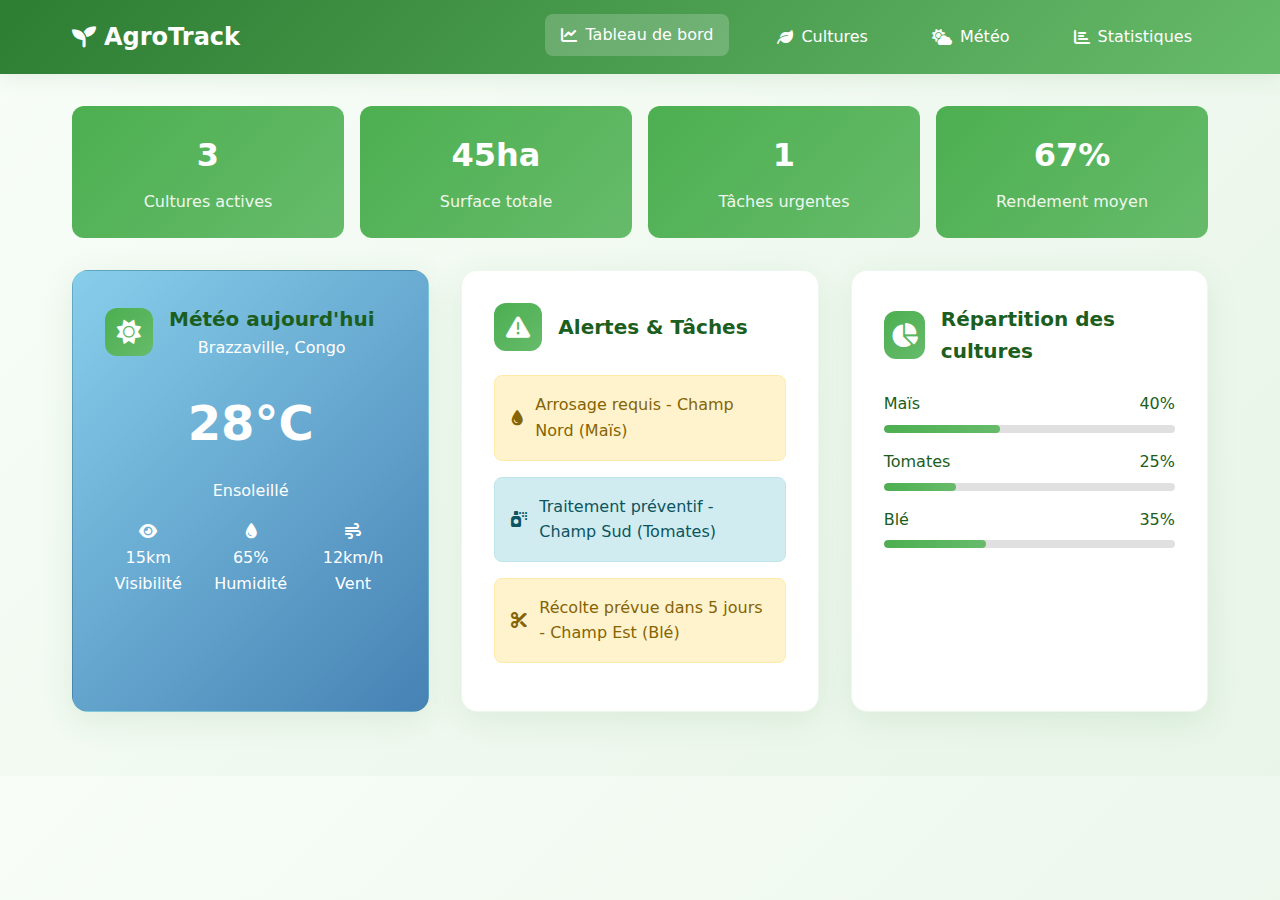
<file: index.html>
<!DOCTYPE html>
<html lang="fr">
<head>
    <meta charset="UTF-8">
    <meta name="viewport" content="width=device-width, initial-scale=1.0">
    <title>ManuTrack - Gestion Agricole Intelligente</title>
    <link href="https://cdnjs.cloudflare.com/ajax/libs/font-awesome/6.0.0/css/all.min.css" rel="stylesheet">
    <link rel="stylesheet" href="style.css">
</head>
<body>
    <header class="header">
        <div class="nav-container">
            <div class="logo">
                <i class="fas fa-seedling"></i>
                AgroTrack
            </div>
            <nav>
                <button class="mobile-menu-toggle" id="mobileMenuToggle">
                    <i class="fas fa-bars"></i>
                </button>
                <ul class="nav-menu" id="navMenu">
                    <li class="nav-item active" data-page="dashboard">
                        <i class="fas fa-chart-line"></i>
                        Tableau de bord
                    </li>
                    <li class="nav-item" data-page="cultures">
                        <i class="fas fa-leaf"></i>
                        Cultures
                    </li>
                    <li class="nav-item" data-page="meteo">
                        <i class="fas fa-cloud-sun"></i>
                        Météo
                    </li>
                    <li class="nav-item" data-page="stats">
                        <i class="fas fa-chart-bar"></i>
                        Statistiques
                    </li>
                </ul>
            </nav>
        </div>
    </header>

    <main class="container">
    
        <!-- Tableau de bord -->
        <div id="dashboard" class="page active">
            <div class="stats-grid">
                <div class="stat-card">
                    <div class="stat-value">12</div>
                    <div class="stat-label">Cultures actives</div>
                </div>
                <div class="stat-card">
                    <div class="stat-value">45ha</div>
                    <div class="stat-label">Surface totale</div>
                </div>
                <div class="stat-card">
                    <div class="stat-value">3</div>
                    <div class="stat-label">Tâches urgentes</div>
                </div>
                <div class="stat-card">
                    <div class="stat-value">85%</div>
                    <div class="stat-label">Rendement moyen</div>
                </div>
            </div>

            <div class="dashboard-grid">
                <div class="card weather-widget">
                    <div class="card-header">
                        <div class="card-icon">
                            <i class="fas fa-sun"></i>
                        </div>
                        <div>
                            <div class="card-title">Météo aujourd'hui</div>
                            <div>Brazzaville, Congo</div>
                        </div>
                    </div>
                    <div class="weather-temp">28°C</div>
                    <div>Ensoleillé</div>
                    <div class="weather-details">
                        <div class="weather-item">
                            <i class="fas fa-eye"></i>
                            <div>15km</div>
                            <div>Visibilité</div>
                        </div>
                        <div class="weather-item">
                            <i class="fas fa-tint"></i>
                            <div>65%</div>
                            <div>Humidité</div>
                        </div>
                        <div class="weather-item">
                            <i class="fas fa-wind"></i>
                            <div>12km/h</div>
                            <div>Vent</div>
                        </div>
                    </div>
                </div>

                <div class="card">
                    <div class="card-header">
                        <div class="card-icon">
                            <i class="fas fa-exclamation-triangle"></i>
                        </div>
                        <div class="card-title">Alertes & Tâches</div>
                    </div>
                    <div class="alert alert-warning">
                        <i class="fas fa-tint"></i>
                        Arrosage requis - Champ Nord (Maïs)
                    </div>
                    <div class="alert alert-info">
                        <i class="fas fa-spray-can"></i>
                        Traitement préventif - Champ Sud (Tomates)
                    </div>
                    <div class="alert alert-warning">
                        <i class="fas fa-cut"></i>
                        Récolte prévue dans 5 jours - Champ Est (Blé)
                    </div>
                </div>

                <div class="card">
                    <div class="card-header">
                        <div class="card-icon">
                            <i class="fas fa-chart-pie"></i>
                        </div>
                        <div class="card-title">Répartition des cultures</div>
                    </div>
                    <div style="margin: 1rem 0;">
                        <div style="display: flex; justify-content: space-between; margin-bottom: 0.5rem;">
                            <span>Maïs</span>
                            <span>40%</span>
                        </div>
                        <div class="progress-bar">
                            <div class="progress-fill" style="width: 40%;"></div>
                        </div>
                    </div>
                    <div style="margin: 1rem 0;">
                        <div style="display: flex; justify-content: space-between; margin-bottom: 0.5rem;">
                            <span>Tomates</span>
                            <span>25%</span>
                        </div>
                        <div class="progress-bar">
                            <div class="progress-fill" style="width: 25%;"></div>
                        </div>
                    </div>
                    <div style="margin: 1rem 0;">
                        <div style="display: flex; justify-content: space-between; margin-bottom: 0.5rem;">
                            <span>Blé</span>
                            <span>35%</span>
                        </div>
                        <div class="progress-bar">
                            <div class="progress-fill" style="width: 35%;"></div>
                        </div>
                    </div>
                </div>
            </div>
        </div>

        <!-- Gestion des cultures -->
        <div id="cultures" class="page">
            <div style="display: flex; justify-content: space-between; align-items: center; margin-bottom: 2rem;">
                <h1>Gestion des cultures</h1>
                <button class="btn btn-primary" onclick="openModal('cultureModal')">
                    <i class="fas fa-plus"></i>
                    Ajouter une culture
                </button>
            </div>

            <div id="culturesList">
                <div class="culture-item">
                    <div class="culture-header">
                        <div>
                            <div class="culture-name">Maïs du Champ Nord</div>
                            <div style="margin-top: 0.5rem;">Plantée le 15 Mars 2025</div>
                        </div>
                        <div class="culture-type">Céréale</div>
                    </div>
                    <div class="culture-details">
                        <div class="detail-item">
                            <div class="detail-value">15 ha</div>
                            <div class="detail-label">Surface</div>
                        </div>
                        <div class="detail-item">
                            <div class="detail-value">Croissance</div>
                            <div class="detail-label">Stade</div>
                        </div>
                        <div class="detail-item">
                            <div class="detail-value">120 jours</div>
                            <div class="detail-label">Cycle total</div>
                        </div>
                        <div class="detail-item">
                            <div class="detail-value">65%</div>
                            <div class="detail-label">Progression</div>
                        </div>
                    </div>
                    <div class="progress-bar">
                        <div class="progress-fill" style="width: 65%;"></div>
                    </div>
                    <div style="margin-top: 1rem;">
                        <button class="btn btn-secondary">
                            <i class="fas fa-edit"></i>
                            Modifier
                        </button>
                        <button class="btn btn-secondary" style="margin-left: 0.5rem;">
                            <i class="fas fa-eye"></i>
                            Détails
                        </button>
                    </div>
                </div>

                <div class="culture-item">
                    <div class="culture-header">
                        <div>
                            <div class="culture-name">Tomates du Champ Sud</div>
                            <div style="margin-top: 0.5rem;">Plantée le 1er Avril 2025</div>
                        </div>
                        <div class="culture-type">Légume</div>
                    </div>
                    <div class="culture-details">
                        <div class="detail-item">
                            <div class="detail-value">8 ha</div>
                            <div class="detail-label">Surface</div>
                        </div>
                        <div class="detail-item">
                            <div class="detail-value">Floraison</div>
                            <div class="detail-label">Stade</div>
                        </div>
                        <div class="detail-item">
                            <div class="detail-value">90 jours</div>
                            <div class="detail-label">Cycle total</div>
                        </div>
                        <div class="detail-item">
                            <div class="detail-value">45%</div>
                            <div class="detail-label">Progression</div>
                        </div>
                    </div>
                    <div class="progress-bar">
                        <div class="progress-fill" style="width: 45%;"></div>
                    </div>
                    <div style="margin-top: 1rem;">
                        <button class="btn btn-secondary">
                            <i class="fas fa-edit"></i>
                            Modifier
                        </button>
                        <button class="btn btn-secondary" style="margin-left: 0.5rem;">
                            <i class="fas fa-eye"></i>
                            Détails
                        </button>
                    </div>
                </div>
            </div>
        </div>

        <!-- Météo -->
        <div id="meteo" class="page">
            <h1 style="margin-bottom: 2rem;">Conditions météorologiques</h1>
            
            <div class="dashboard-grid">
                <div class="card weather-widget">
                    <div class="card-header">
                        <div class="card-icon">
                            <i class="fas fa-sun"></i>
                        </div>
                        <div class="card-title">Aujourd'hui</div>
                    </div>
                    <div class="weather-temp">28°C</div>
                    <div>Ensoleillé</div>
                    <div class="weather-details">
                        <div class="weather-item">
                            <i class="fas fa-thermometer-half"></i>
                            <div>32°C</div>
                            <div>Max</div>
                        </div>
                        <div class="weather-item">
                            <i class="fas fa-thermometer-quarter"></i>
                            <div>22°C</div>
                            <div>Min</div>
                        </div>
                        <div class="weather-item">
                            <i class="fas fa-tint"></i>
                            <div>0mm</div>
                            <div>Pluie</div>
                        </div>
                    </div>
                </div>

                <div class="card">
                    <div class="card-header">
                        <div class="card-icon">
                            <i class="fas fa-calendar-week"></i>
                        </div>
                        <div class="card-title">Prévisions 7 jours</div>
                    </div>
                    <div style="display: grid; gap: 0.5rem;">
                        <div style="display: flex; justify-content: space-between; padding: 0.5rem 0; border-bottom: 1px solid #eee;">
                            <span>Demain</span>
                            <div style="display: flex; gap: 1rem;">
                                <i class="fas fa-cloud-sun"></i>
                                <span>30°C / 24°C</span>
                            </div>
                        </div>
                        <div style="display: flex; justify-content: space-between; padding: 0.5rem 0; border-bottom: 1px solid #eee;">
                            <span>Dimanche</span>
                            <div style="display: flex; gap: 1rem;">
                                <i class="fas fa-cloud-rain"></i>
                                <span>26°C / 20°C</span>
                            </div>
                        </div>
                        <div style="display: flex; justify-content: space-between; padding: 0.5rem 0; border-bottom: 1px solid #eee;">
                            <span>Lundi</span>
                            <div style="display: flex; gap: 1rem;">
                                <i class="fas fa-sun"></i>
                                <span>29°C / 23°C</span>
                            </div>
                        </div>
                    </div>
                </div>

                <div class="card">
                    <div class="card-header">
                        <div class="card-icon">
                            <i class="fas fa-info-circle"></i>
                        </div>
                        <div class="card-title">Conseils agricoles</div>
                    </div>
                    <div class="alert alert-info">
                        <i class="fas fa-lightbulb"></i>
                        Conditions idéales pour l'arrosage ce soir
                    </div>
                    <div class="alert alert-warning">
                        <i class="fas fa-umbrella"></i>
                        Pluie prévue dimanche - Reporter les traitements
                    </div>
                </div>
            </div>
        </div>

        <!-- Statistiques -->
        <div id="stats" class="page">
            <h1 style="margin-bottom: 2rem;">Statistiques & Rapports</h1>
            
            <div class="chart-container">
                <div class="card-header">
                    <div class="card-icon">
                        <i class="fas fa-chart-line"></i>
                    </div>
                    <div class="card-title">Évolution des rendements</div>
                </div>
                <div style="height: 300px; display: flex; align-items: center; justify-content: center; background: #f8f9fa; border-radius: 8px;">
                    <div style="text-align: center; color: #666;">
                        <i class="fas fa-chart-bar" style="font-size: 3rem; margin-bottom: 1rem;"></i>
                        <div>Graphique des rendements par saison</div>
                    </div>
                </div>
            </div>

            <div class="dashboard-grid">
                <div class="card">
                    <div class="card-header">
                        <div class="card-icon">
                            <i class="fas fa-clipboard-list"></i>
                        </div>
                        <div class="card-title">Journal des interventions</div>
                    </div>
                    <div style="max-height: 300px; overflow-y: auto;">
                        <div style="padding: 0.75rem 0; border-bottom: 1px solid #eee;">
                            <div style="font-weight: 600;">Arrosage - Champ Nord</div>
                            <div style="font-size: 0.875rem; color: #666;">14 Août 2025 - 18:30</div>
                        </div>
                        <div style="padding: 0.75rem 0; border-bottom: 1px solid #eee;">
                            <div style="font-weight: 600;">Fertilisation - Champ Sud</div>
                            <div style="font-size: 0.875rem; color: #666;">12 Août 2025 - 08:00</div>
                        </div>
                        <div style="padding: 0.75rem 0; border-bottom: 1px solid #eee;">
                            <div style="font-weight: 600;">Traitement phytosanitaire - Champ Est</div>
                            <div style="font-size: 0.875rem; color: #666;">10 Août 2025 - 07:15</div>
                        </div>
                    </div>
                </div>

                <div class="card">
                    <div class="card-header">
                        <div class="card-icon">
                            <i class="fas fa-download"></i>
                        </div>
                        <div class="card-title">Export des données</div>
                    </div>
                    <div style="display: grid; gap: 1rem;">
                        <button class="btn btn-primary">
                            <i class="fas fa-file-pdf"></i>
                            Exporter en PDF
                        </button>
                        <button class="btn btn-primary">
                            <i class="fas fa-file-excel"></i>
                            Exporter en Excel
                        </button>
                        <button class="btn btn-secondary">
                            <i class="fas fa-cog"></i>
                            Paramètres d'export
                        </button>
                    </div>
                </div>
            </div>
        </div>
    </main>

    <!-- Modal Ajouter Culture -->
    <div id="cultureModal" class="modal">
        <div class="modal-content">
            <div class="modal-header">
                <h2>Ajouter une nouvelle culture</h2>
                <button class="close-btn" onclick="closeModal('cultureModal')">
                    <i class="fas fa-times"></i>
                </button>
            </div>
            <form id="cultureForm">
                <div class="form-group">
                    <label class="form-label">Nom de la culture</label>
                    <input type="text" class="form-input" placeholder="Ex: Maïs du Champ Nord">
                </div>
                <div class="form-group">
                    <label class="form-label">Type de culture</label>
                    <select class="form-select">
                        <option>Céréale</option>
                        <option>Légume</option>
                        <option>Fruit</option>
                        <option>Légumineuse</option>
                    </select>
                </div>
                <div class="form-group">
                    <label class="form-label">Surface (hectares)</label>
                    <input type="number" class="form-input" placeholder="Ex: 15">
                </div>
                <div class="form-group">
                    <label class="form-label">Date de plantation</label>
                    <input type="date" class="form-input">
                </div>
                <div class="form-group">
                    <label class="form-label">Stade de croissance</label>
                    <select class="form-select">
                        <option>Plantation</option>
                        <option>Germination</option>
                        <option>Croissance</option>
                        <option>Floraison</option>
                        <option>Fructification</option>
                        <option>Maturation</option>
                        <option>Récolte</option>
                    </select>
                </div>
                <div class="form-group">
                    <label class="form-label">Durée du cycle (jours)</label>
                    <input type="number" class="form-input" placeholder="Ex: 120">
                </div>
                <div style="display: flex; gap: 1rem; justify-content: flex-end; margin-top: 2rem;">
                    <button type="button" class="btn btn-secondary" onclick="closeModal('cultureModal')">
                        Annuler
                    </button>
                    <button type="submit" class="btn btn-primary">
                        <i class="fas fa-plus"></i>
                        Ajouter la culture
                    </button>
                </div>
            </form>
        </div>
    </div>

    <script>

         // Passer de connexion à inscription
   

    // Connexion
 





   
        // Variables globales
        let cultures = [
            {
                id: 1,
                nom: "Maïs du Champ Nord",
                type: "Céréale",
                surface: 15,
                datePlantation: "2025-03-15",
                stade: "Croissance",
                cycle: 120,
                progression: 65
            },
            {
                id: 2,
                nom: "Tomates du Champ Sud",
                type: "Légume",
                surface: 8,
                datePlantation: "2025-04-01",
                stade: "Floraison",
                cycle: 90,
                progression: 45
            },
            {
                id: 3,
                nom: "Blé du Champ Est",
                type: "Céréale",
                surface: 22,
                datePlantation: "2025-02-20",
                stade: "Maturation",
                cycle: 150,
                progression: 90
            }
        ];

        let interventions = [
            { type: "Arrosage", champ: "Champ Nord", date: "2025-08-14", heure: "18:30" },
            { type: "Fertilisation", champ: "Champ Sud", date: "2025-08-12", heure: "08:00" },
            { type: "Traitement phytosanitaire", champ: "Champ Est", date: "2025-08-10", heure: "07:15" },
            { type: "Désherbage", champ: "Champ Nord", date: "2025-08-08", heure: "09:00" },
            { type: "Inspection", champ: "Champ Sud", date: "2025-08-06", heure: "16:30" }
        ];

        // Navigation
        document.addEventListener('DOMContentLoaded', function() {
            const navItems = document.querySelectorAll('.nav-item');
            const pages = document.querySelectorAll('.page');
            const mobileMenuToggle = document.getElementById('mobileMenuToggle');
            const navMenu = document.getElementById('navMenu');

            // Menu mobile
            mobileMenuToggle.addEventListener('click', function() {
                navMenu.classList.toggle('mobile-open');
                const icon = this.querySelector('i');
                icon.classList.toggle('fa-bars');
                icon.classList.toggle('fa-times');
            });

            // Fermer le menu mobile lors du clic sur un élément
            navItems.forEach(item => {
                item.addEventListener('click', function() {
                    if (navMenu.classList.contains('mobile-open')) {
                        navMenu.classList.remove('mobile-open');
                        mobileMenuToggle.querySelector('i').classList.add('fa-bars');
                        mobileMenuToggle.querySelector('i').classList.remove('fa-times');
                    }
                });
            });

            // Fermer le menu mobile lors du clic à l'extérieur
            document.addEventListener('click', function(e) {
                if (!e.target.closest('nav') && navMenu.classList.contains('mobile-open')) {
                    navMenu.classList.remove('mobile-open');
                    mobileMenuToggle.querySelector('i').classList.add('fa-bars');
                    mobileMenuToggle.querySelector('i').classList.remove('fa-times');
                }
            });

            navItems.forEach(item => {
                item.addEventListener('click', function() {
                    const targetPage = this.getAttribute('data-page');
                    
                    // Mise à jour navigation active
                    navItems.forEach(nav => nav.classList.remove('active'));
                    this.classList.add('active');
                    
                    // Affichage de la page
                    pages.forEach(page => page.classList.remove('active'));
                    document.getElementById(targetPage).classList.add('active');
                    
                    // Mise à jour du contenu selon la page
                    if (targetPage === 'cultures') {
                        renderCultures();
                    } else if (targetPage === 'stats') {
                        renderInterventions();
                    } else if (targetPage === 'dashboard') {
                        updateDashboardStats();
                    }
                });
            });

            // Initialisation
            renderCultures();
            updateDashboardStats();
            loadWeatherData();
        });

        // Gestion des modales
        function openModal(modalId) {
            document.getElementById(modalId).classList.add('active');
            document.body.style.overflow = 'hidden';
        }

        function closeModal(modalId) {
            document.getElementById(modalId).classList.remove('active');
            document.body.style.overflow = 'auto';
        }

        // Fermer modal en cliquant à l'extérieur
        document.addEventListener('click', function(e) {
            if (e.target.classList.contains('modal')) {
                closeModal(e.target.id);
            }
        });

        // Rendu des cultures
        function renderCultures() {
            const container = document.getElementById('culturesList');
            container.innerHTML = '';

            cultures.forEach(culture => {
                const cultureElement = createCultureElement(culture);
                container.appendChild(cultureElement);
            });
        }

        function createCultureElement(culture) {
            const div = document.createElement('div');
            div.className = 'culture-item';
            div.innerHTML = `
                <div class="culture-header">
                    <div>
                        <div class="culture-name">${culture.nom}</div>
                        <div style="margin-top: 0.5rem;">Plantée le ${formatDate(culture.datePlantation)}</div>
                    </div>
                    <div class="culture-type">${culture.type}</div>
                </div>
                <div class="culture-details">
                    <div class="detail-item">
                        <div class="detail-value">${culture.surface} ha</div>
                        <div class="detail-label">Surface</div>
                    </div>
                    <div class="detail-item">
                        <div class="detail-value">${culture.stade}</div>
                        <div class="detail-label">Stade</div>
                    </div>
                    <div class="detail-item">
                        <div class="detail-value">${culture.cycle} jours</div>
                        <div class="detail-label">Cycle total</div>
                    </div>
                    <div class="detail-item">
                        <div class="detail-value">${culture.progression}%</div>
                        <div class="detail-label">Progression</div>
                    </div>
                </div>
                <div class="progress-bar">
                    <div class="progress-fill" style="width: ${culture.progression}%;"></div>
                </div>
                <div style="margin-top: 1rem;">
                    <button class="btn btn-secondary" onclick="editCulture(${culture.id})">
                        <i class="fas fa-edit"></i>
                        Modifier
                    </button>
                    <button class="btn btn-secondary" style="margin-left: 0.5rem;" onclick="viewCulture(${culture.id})">
                        <i class="fas fa-eye"></i>
                        Détails
                    </button>
                    <button class="btn btn-secondary" style="margin-left: 0.5rem; background: #ffebee; color: #c62828;" onclick="deleteCulture(${culture.id})">
                        <i class="fas fa-trash"></i>
                        Supprimer
                    </button>
                </div>
            `;
            return div;
        }

        // Gestion du formulaire de culture
        document.getElementById('cultureForm').addEventListener('submit', function(e) {
            e.preventDefault();
            
            const formData = new FormData(e.target);
            const newCulture = {
                id: Date.now(),
                nom: e.target.querySelector('input[placeholder*="Nom"]').value,
                type: e.target.querySelector('select').value,
                surface: parseInt(e.target.querySelector('input[type="number"]').value),
                datePlantation: e.target.querySelector('input[type="date"]').value,
                stade: e.target.querySelectorAll('select')[1].value,
                cycle: parseInt(e.target.querySelectorAll('input[type="number"]')[1].value),
                progression: 0
            };

            cultures.push(newCulture);
            renderCultures();
            updateDashboardStats();
            closeModal('cultureModal');
            e.target.reset();
            
            // Afficher notification de succès
            showNotification('Culture ajoutée avec succès !', 'success');
        });

        // Actions sur les cultures
        function editCulture(id) {
            const culture = cultures.find(c => c.id === id);
            if (culture) {
                showNotification(`Modification de ${culture.nom}`, 'info');
                // Ici on pourrait ouvrir un modal de modification
            }
        }

        function viewCulture(id) {
            const culture = cultures.find(c => c.id === id);
            if (culture) {
                showNotification(`Affichage des détails de ${culture.nom}`, 'info');
                // Ici on pourrait ouvrir un modal de détails
            }
        }

        function deleteCulture(id) {
            if (confirm('Êtes-vous sûr de vouloir supprimer cette culture ?')) {
                cultures = cultures.filter(c => c.id !== id);
                renderCultures();
                updateDashboardStats();
                showNotification('Culture supprimée avec succès !', 'success');
            }
        }

        // Mise à jour des statistiques du dashboard
        function updateDashboardStats() {
            const totalCultures = cultures.length;
            const totalSurface = cultures.reduce((sum, culture) => sum + culture.surface, 0);
            const avgProgression = Math.round(cultures.reduce((sum, culture) => sum + culture.progression, 0) / cultures.length);
            
            // Calcul des tâches urgentes (exemple basé sur la progression)
            const tachesUrgentes = cultures.filter(c => c.progression > 80 || c.progression < 20).length;

            // Mise à jour de l'affichage
            const statCards = document.querySelectorAll('.stat-card .stat-value');
            if (statCards.length >= 4) {
                statCards[0].textContent = totalCultures;
                statCards[1].textContent = `${totalSurface}ha`;
                statCards[2].textContent = tachesUrgentes;
                statCards[3].textContent = `${avgProgression}%`;
            }

            // Mise à jour de la répartition des cultures
            updateCultureDistribution();
        }

        function updateCultureDistribution() {
            const typeCount = {};
            const totalSurface = cultures.reduce((sum, culture) => sum + culture.surface, 0);
            
            cultures.forEach(culture => {
                if (typeCount[culture.type]) {
                    typeCount[culture.type] += culture.surface;
                } else {
                    typeCount[culture.type] = culture.surface;
                }
            });

            // Ici on pourrait mettre à jour le graphique de répartition
            // Pour l'exemple, on garde les valeurs statiques
        }

        // Rendu des interventions
        function renderInterventions() {
            const container = document.querySelector('#stats .card .journal-interventions');
            if (!container) return;

            container.innerHTML = '';
            
            interventions.slice(0, 5).forEach(intervention => {
                const div = document.createElement('div');
                div.style.cssText = 'padding: 0.75rem 0; border-bottom: 1px solid #eee;';
                div.innerHTML = `
                    <div style="font-weight: 600;">${intervention.type} - ${intervention.champ}</div>
                    <div style="font-size: 0.875rem; color: #666;">${formatDate(intervention.date)} - ${intervention.heure}</div>
                `;
                container.appendChild(div);
            });
        }

        // Chargement des données météo (simulation)
        function loadWeatherData() {
            // Simulation d'appel API météo
            setTimeout(() => {
                const weatherData = {
                    current: {
                        temperature: 28,
                        condition: "Ensoleillé",
                        humidity: 65,
                        visibility: 15,
                        wind: 12,
                        max: 32,
                        min: 22,
                        rain: 0
                    },
                    forecast: [
                        { day: "Demain", icon: "cloud-sun", max: 30, min: 24 },
                        { day: "Dimanche", icon: "cloud-rain", max: 26, min: 20 },
                        { day: "Lundi", icon: "sun", max: 29, min: 23 }
                    ]
                };
                
                updateWeatherDisplay(weatherData);
            }, 1000);
        }

        function updateWeatherDisplay(data) {
            // Mise à jour affichée dans le code HTML déjà présent
            // Cette fonction pourrait être étendue pour des mises à jour dynamiques
        }

        // Export des données
        function exportToPDF() {
            showNotification('Export PDF en cours...', 'info');
            setTimeout(() => {
                showNotification('Export PDF terminé !', 'success');
            }, 2000);
        }

        function exportToExcel() {
            showNotification('Export Excel en cours...', 'info');
            setTimeout(() => {
                showNotification('Export Excel terminé !', 'success');
            }, 2000);
        }

        // Gestionnaires d'événements pour les exports
        document.addEventListener('DOMContentLoaded', function() {
            const pdfBtn = document.querySelector('button[onclick*="PDF"]');
            const excelBtn = document.querySelector('button[onclick*="Excel"]');
            
            if (pdfBtn) pdfBtn.onclick = exportToPDF;
            if (excelBtn) excelBtn.onclick = exportToExcel;
        });

        // Utilitaires
        function formatDate(dateString) {
            const options = { day: 'numeric', month: 'long', year: 'numeric' };
            return new Date(dateString).toLocaleDateString('fr-FR', options);
        }

        function showNotification(message, type = 'info') {
            const notification = document.createElement('div');
            notification.className = `notification notification-${type}`;
            notification.style.cssText = `
                position: fixed;
                top: 20px;
                right: 20px;
                background: ${type === 'success' ? '#4caf50' : type === 'error' ? '#f44336' : '#2196f3'};
                color: white;
                padding: 1rem 1.5rem;
                border-radius: 8px;
                box-shadow: 0 4px 12px rgba(0,0,0,0.15);
                z-index: 3000;
                animation: slideIn 0.3s ease-out;
            `;
            notification.innerHTML = `
                <div style="display: flex; align-items: center; gap: 0.5rem;">
                    <i class="fas fa-${type === 'success' ? 'check-circle' : type === 'error' ? 'exclamation-circle' : 'info-circle'}"></i>
                    ${message}
                </div>
            `;

            document.body.appendChild(notification);

            setTimeout(() => {
                notification.style.animation = 'slideOut 0.3s ease-out';
                setTimeout(() => {
                    document.body.removeChild(notification);
                }, 300);
            }, 3000);
        }

        // Ajout des animations CSS
        const style = document.createElement('style');
        style.textContent = `
            @keyframes slideIn {
                from { transform: translateX(100%); opacity: 0; }
                to { transform: translateX(0); opacity: 1; }
            }
            @keyframes slideOut {
                from { transform: translateX(0); opacity: 1; }
                to { transform: translateX(100%); opacity: 0; }
            }
        `;
        document.head.appendChild(style);

        // Simulation de données en temps réel
        setInterval(() => {
            // Mise à jour aléatoire de la progression des cultures
            cultures.forEach(culture => {
                if (Math.random() > 0.95) { // 5% de chance de mise à jour
                    culture.progression = Math.min(100, culture.progression + Math.floor(Math.random() * 2));
                }
            });
            
            // Mise à jour de l'affichage si on est sur la page des cultures
            if (document.getElementById('cultures').classList.contains('active')) {
                renderCultures();
            }
            
            updateDashboardStats();
        }, 30000); // Toutes les 30 secondes
    </script>
</body>
</html>
</file>
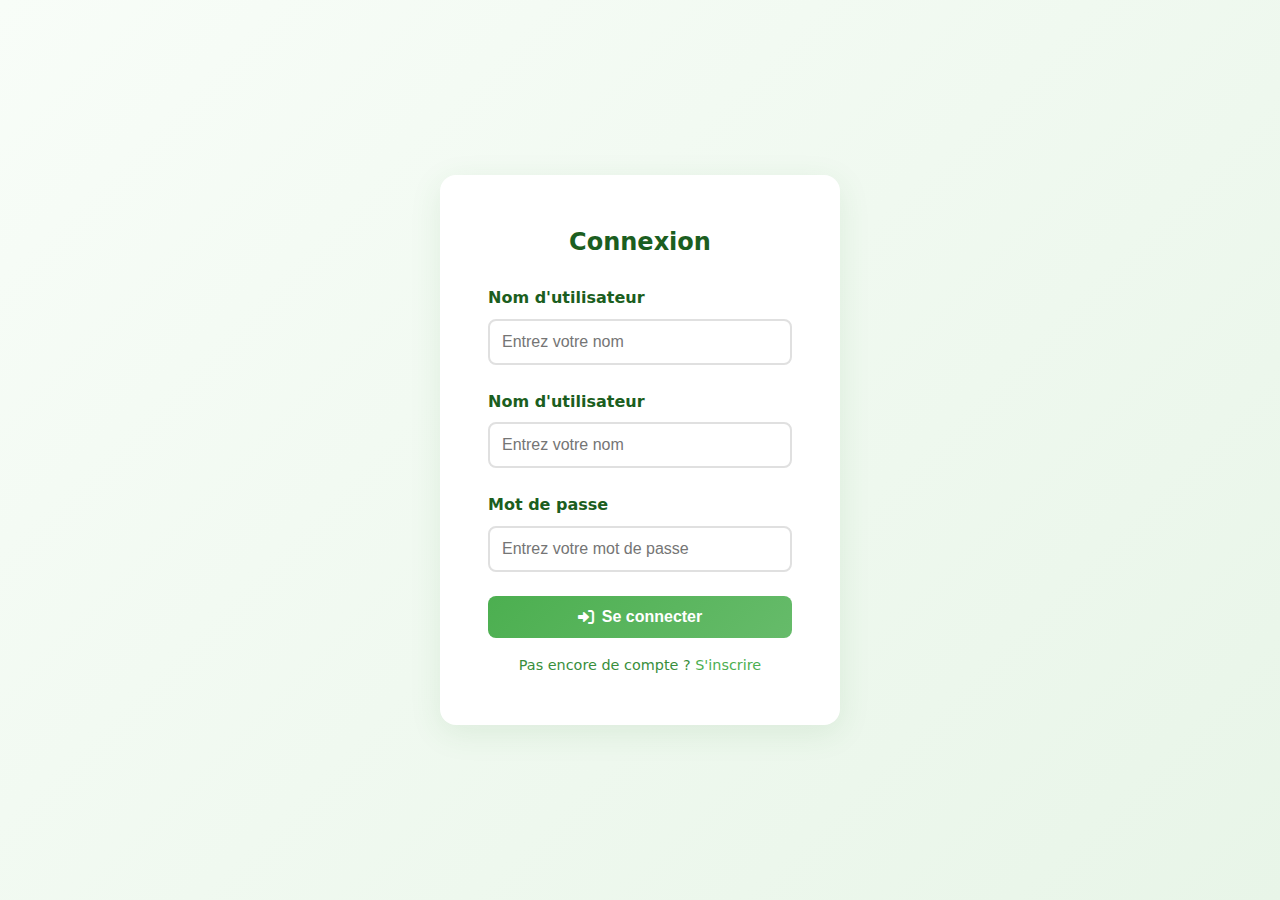
<file: login.html>
<!DOCTYPE html>
<html lang="en">
<head>
    <meta charset="UTF-8">
    <meta name="viewport" content="width=device-width, initial-scale=1.0">
    <title>ManuTrack - Gestion Agricole Intelligente</title>
    <link href="https://cdnjs.cloudflare.com/ajax/libs/font-awesome/6.0.0/css/all.min.css" rel="stylesheet">
    <link rel="stylesheet" href="style.css">
</head>
<body>
    
        <div id="loginPage" class="page active" style="display: flex; align-items: center; justify-content: center; min-height: 100vh; background: linear-gradient(135deg, #f8fdf8 0%, #e8f5e8 100%);">
    <div class="login-card" style="background: var(--background); padding: 3rem; border-radius: 16px; box-shadow: 0 8px 32px var(--shadow); width: 100%; max-width: 400px; animation: fadeIn 0.5s ease-in-out;">
        
        <!-- Connexion -->
        <div id="loginFormContainer">
            <h2 style="text-align: center; color: var(--text); margin-bottom: 1.5rem;">Connexion</h2>
            <form id="loginForm">
                <div class="form-group">
                    <label class="form-label" for="username">Nom d'utilisateur</label>
                    <input type="text" id="username" placeholder="Entrez votre nom" class="form-input" required>
                </div>
                 <div class="form-group">
                    <label class="form-label" for="email">Nom d'utilisateur</label>
                    <input type="email" id="email" placeholder="Entrez votre nom" class="form-input" required>
                </div>
                <div class="form-group">
                    <label class="form-label" for="password">Mot de passe</label>
                    <input type="password" id="password" placeholder="Entrez votre mot de passe" class="form-input" required>
                </div>
                <button type="submit" class="btn btn-primary" style="width: 100%; justify-content: center;">
                    <i class="fas fa-sign-in-alt"></i> Se connecter
                </button>
            </form>
            <p style="text-align: center; margin-top: 1rem; font-size: 0.9rem; color: var(--text-light);">
                Pas encore de compte ? <a href="#" id="showRegister" style="color: var(--accent); text-decoration: none;">S'inscrire</a>
            </p>
        </div>

        <!-- Inscription -->
        <div id="registerFormContainer" style="display: none;">
            <h2 style="text-align: center; color: var(--text); margin-bottom: 1.5rem;">Inscription</h2>
            <form id="registerForm">
                <div class="form-group">
                    <label class="form-label" for="regName">Nom complet</label>
                    <input type="text" id="regName" placeholder="Entrez votre nom complet" class="form-input" required>
                </div>
                <div class="form-group">
                    <label class="form-label" for="regUsername">Nom d'utilisateur</label>
                    <input type="text" id="regUsername" placeholder="Choisissez un nom d'utilisateur" class="form-input" required>
                </div>
                <div class="form-group">
                    <label class="form-label" for="regPassword">Mot de passe</label>
                    <input type="password" id="regPassword" placeholder="Choisissez un mot de passe" class="form-input" required>
                </div>
                <div class="form-group">
                    <label class="form-label" for="regConfirmPassword">Confirmer le mot de passe</label>
                    <input type="password" id="regConfirmPassword" placeholder="Confirmez votre mot de passe" class="form-input" required>
                </div>
                <button type="submit" class="btn btn-primary" style="width: 100%; justify-content: center;">
                    <i class="fas fa-user-plus"></i> S'inscrire
                </button>
            </form>
            <p style="text-align: center; margin-top: 1rem; font-size: 0.9rem; color: var(--text-light);">
                Déjà un compte ? <a href="#" id="showLogin" style="color: var(--accent); text-decoration: none;">Se connecter</a>
            </p>
        </div>

    </div>

    <script>
              // Passer de connexion à inscription
    document.getElementById('showRegister').addEventListener('click', function(e){
        e.preventDefault();
        document.getElementById('loginFormContainer').style.display = 'none';
        document.getElementById('registerFormContainer').style.display = 'block';
    });

    document.getElementById('showLogin').addEventListener('click', function(e){
        e.preventDefault();
        document.getElementById('registerFormContainer').style.display = 'none';
        document.getElementById('loginFormContainer').style.display = 'block';
    });

    // Connexion
 
   document.getElementById('loginForm').addEventListener('submit', function(e) {
    e.preventDefault();

    const email = e.target.querySelector('input[type="email"]').value;
    const password = e.target.querySelector('input[type="password"]').value;

    if (email === "admin@example.com" && password === "123456") {
        showNotification('Connexion réussie !', 'success');

        // Redirection après 1 seconde
        setTimeout(() => {
            window.location.href = 'dashboard.html'; // <-- URL de ta page dashboard
        }, 1000);
    } else {
        showNotification('Email ou mot de passe incorrect', 'error');
    }
});




    // Inscription
    document.getElementById('registerForm').addEventListener('submit', function(e){
        e.preventDefault();
        const name = document.getElementById('regName').value.trim();
        const username = document.getElementById('regUsername').value.trim();
        const password = document.getElementById('regPassword').value.trim();
        const confirm = document.getElementById('regConfirmPassword').value.trim();

        if(password !== confirm){
            showNotification("Les mots de passe ne correspondent pas", "error");
            return;
        }

        // Simulation de création de compte
        showNotification(`Compte ${username} créé avec succès !`, "success");
        this.reset();
        // Retour à la page connexion
        document.getElementById('registerFormContainer').style.display = 'none';
        document.getElementById('loginFormContainer').style.display = 'block';
    });
    </script>
</div>
</body>
</html>
</file>
<file: style.css>
* {
            margin: 0;
            padding: 0;
            box-sizing: border-box;
        }

        :root {
            --primary: #2d7d32;
            --secondary: #66bb6a;
            --accent: #4caf50;
            --warning: #ff9800;
            --error: #f44336;
            --surface: #f8fdf8;
            --background: #ffffff;
            --text: #1b5e20;
            --text-light: #388e3c;
            --shadow: rgba(46, 125, 50, 0.1);
        }

        body {
            font-family: 'Segoe UI', system-ui, -apple-system, sans-serif;
            background: linear-gradient(135deg, var(--surface) 0%, #e8f5e8 100%);
            color: var(--text);
            line-height: 1.6;
        }

        .header {
            background: linear-gradient(135deg, var(--primary) 0%, var(--secondary) 100%);
            color: white;
            padding: 1rem 0;
            box-shadow: 0 4px 20px var(--shadow);
            position: sticky;
            top: 0;
            z-index: 1000;
        }

        .nav-container {
            max-width: 1200px;
            margin: 0 auto;
            padding: 0 2rem;
            display: flex;
            justify-content: space-between;
            align-items: center;
        }

        .logo {
            display: flex;
            align-items: center;
            gap: 0.5rem;
            font-size: 1.5rem;
            font-weight: bold;
        }

        .nav-menu {
            display: flex;
            gap: 2rem;
            list-style: none;
        }

        .mobile-menu-toggle {
            display: none;
            background: none;
            border: none;
            color: white;
            font-size: 1.5rem;
            cursor: pointer;
            padding: 0.5rem;
        }

        .nav-menu.mobile-open {
            position: fixed;
            top: 80px;
            left: 0;
            right: 0;
            background: linear-gradient(135deg, var(--primary) 0%, var(--secondary) 100%);
            flex-direction: column;
            padding: 1rem;
            box-shadow: 0 4px 20px var(--shadow);
            z-index: 999;
            animation: slideDown 0.3s ease-out;
        }

        .nav-item {
            cursor: pointer;
            padding: 0.5rem 1rem;
            border-radius: 8px;
            transition: all 0.3s ease;
            display: flex;
            align-items: center;
            gap: 0.5rem;
        }

        .nav-item:hover, .nav-item.active {
            background: rgba(255, 255, 255, 0.2);
            transform: translateY(-2px);
        }

        .container {
            max-width: 1200px;
            margin: 0 auto;
            padding: 2rem;
        }

        .page {
            display: none;
            animation: fadeIn 0.5s ease-in-out;
        }

        .page.active {
            display: block;
        }

        @keyframes fadeIn {
            from { opacity: 0; transform: translateY(20px); }
            to { opacity: 1; transform: translateY(0); }
        }

        .dashboard-grid {
            display: grid;
            grid-template-columns: repeat(auto-fit, minmax(300px, 1fr));
            gap: 2rem;
            margin-bottom: 2rem;
        }

        .card {
            background: var(--background);
            padding: 2rem;
            border-radius: 16px;
            box-shadow: 0 8px 32px var(--shadow);
            border: 1px solid rgba(76, 175, 80, 0.1);
            transition: all 0.3s ease;
        }

        .card:hover {
            transform: translateY(-4px);
            box-shadow: 0 12px 40px rgba(46, 125, 50, 0.15);
        }

        .card-header {
            display: flex;
            align-items: center;
            gap: 1rem;
            margin-bottom: 1.5rem;
        }

        .card-icon {
            width: 48px;
            height: 48px;
            background: linear-gradient(135deg, var(--accent), var(--secondary));
            border-radius: 12px;
            display: flex;
            align-items: center;
            justify-content: center;
            color: white;
            font-size: 1.5rem;
        }

        .card-title {
            font-size: 1.25rem;
            font-weight: 600;
            color: var(--text);
        }

        .stats-grid {
            display: grid;
            grid-template-columns: repeat(auto-fit, minmax(200px, 1fr));
            gap: 1rem;
            margin-bottom: 2rem;
        }

        .stat-card {
            background: linear-gradient(135deg, var(--accent), var(--secondary));
            color: white;
            padding: 1.5rem;
            border-radius: 12px;
            text-align: center;
        }

        .stat-value {
            font-size: 2rem;
            font-weight: bold;
            margin-bottom: 0.5rem;
        }

        .stat-label {
            opacity: 0.9;
        }

        .form-group {
            margin-bottom: 1.5rem;
        }

        .form-label {
            display: block;
            margin-bottom: 0.5rem;
            font-weight: 600;
            color: var(--text);
        }

        .form-input, .form-select {
            width: 100%;
            padding: 0.75rem;
            border: 2px solid #e0e0e0;
            border-radius: 8px;
            font-size: 1rem;
            transition: all 0.3s ease;
        }

        .form-input:focus, .form-select:focus {
            outline: none;
            border-color: var(--accent);
            box-shadow: 0 0 0 3px rgba(76, 175, 80, 0.1);
        }

        .btn {
            padding: 0.75rem 2rem;
            border: none;
            border-radius: 8px;
            font-size: 1rem;
            font-weight: 600;
            cursor: pointer;
            transition: all 0.3s ease;
            display: inline-flex;
            align-items: center;
            gap: 0.5rem;
        }

        .btn-primary {
            background: linear-gradient(135deg, var(--accent), var(--secondary));
            color: white;
        }

        .btn-primary:hover {
            transform: translateY(-2px);
            box-shadow: 0 8px 24px rgba(76, 175, 80, 0.3);
        }

        .btn-secondary {
            background: #f5f5f5;
            color: var(--text);
        }

        .btn-secondary:hover {
            background: #e8e8e8;
        }

        .culture-item {
            background: var(--background);
            padding: 1.5rem;
            border-radius: 12px;
            border-left: 4px solid var(--accent);
            margin-bottom: 1rem;
            box-shadow: 0 4px 16px var(--shadow);
        }

        .culture-header {
            display: flex;
            justify-content: space-between;
            align-items: flex-start;
            margin-bottom: 1rem;
        }

        .culture-name {
            font-size: 1.25rem;
            font-weight: 600;
            color: var(--text);
        }

        .culture-type {
            background: var(--accent);
            color: white;
            padding: 0.25rem 0.75rem;
            border-radius: 20px;
            font-size: 0.875rem;
        }

        .culture-details {
            display: grid;
            grid-template-columns: repeat(auto-fit, minmax(120px, 1fr));
            gap: 1rem;
            margin-bottom: 1rem;
        }

        .detail-item {
            text-align: center;
        }

        .detail-value {
            font-weight: bold;
            color: var(--accent);
        }

        .detail-label {
            font-size: 0.875rem;
            color: var(--text-light);
        }

        .progress-bar {
            width: 100%;
            height: 8px;
            background: #e0e0e0;
            border-radius: 4px;
            overflow: hidden;
            margin: 0.5rem 0;
        }

        .progress-fill {
            height: 100%;
            background: linear-gradient(90deg, var(--accent), var(--secondary));
            border-radius: 4px;
            transition: width 0.3s ease;
        }

        .alert {
            padding: 1rem;
            border-radius: 8px;
            margin-bottom: 1rem;
            display: flex;
            align-items: center;
            gap: 0.75rem;
        }

        .alert-warning {
            background: #fff3cd;
            border: 1px solid #ffeaa7;
            color: #856404;
        }

        .alert-info {
            background: #d1ecf1;
            border: 1px solid #bee5eb;
            color: #0c5460;
        }

        .weather-widget {
            background: linear-gradient(135deg, #87ceeb 0%, #4682b4 100%);
            color: white;
            text-align: center;
        }

        .weather-temp {
            font-size: 3rem;
            font-weight: bold;
            margin: 1rem 0;
        }

        .weather-details {
            display: grid;
            grid-template-columns: repeat(3, 1fr);
            gap: 1rem;
            margin-top: 1rem;
        }

        .weather-item {
            text-align: center;
        }

        .chart-container {
            background: var(--background);
            padding: 2rem;
            border-radius: 16px;
            box-shadow: 0 8px 32px var(--shadow);
            margin-bottom: 2rem;
        }

        .modal {
            display: none;
            position: fixed;
            top: 0;
            left: 0;
            width: 100%;
            height: 100%;
            background: rgba(0, 0, 0, 0.5);
            z-index: 2000;
            align-items: center;
            justify-content: center;
        }

        .modal.active {
            display: flex;
        }

        .modal-content {
            background: var(--background);
            padding: 2rem;
            border-radius: 16px;
            max-width: 500px;
            width: 90%;
            max-height: 90%;
            overflow-y: auto;
        }

        .modal-header {
            display: flex;
            justify-content: space-between;
            align-items: center;
            margin-bottom: 1.5rem;
        }

        .close-btn {
            background: none;
            border: none;
            font-size: 1.5rem;
            cursor: pointer;
            color: var(--text-light);
        }

        @media (max-width: 768px) {
            .mobile-menu-toggle {
                display: block;
            }
            
            .nav-menu {
                display: none;
            }
            
            .nav-menu.mobile-open {
                display: flex;
            }
            
            .dashboard-grid {
                grid-template-columns: 1fr;
            }
            
            .container {
                padding: 1rem;
            }
            
            .culture-details {
                grid-template-columns: repeat(2, 1fr);
            }

            .stats-grid {
                grid-template-columns: repeat(2, 1fr);
            }

            .weather-details {
                grid-template-columns: repeat(2, 1fr);
            }
        }

        @keyframes slideDown {
            from {
                opacity: 0;
                transform: translateY(-20px);
            }
            to {
                opacity: 1;
                transform: translateY(0);
            }
        }
</file>
